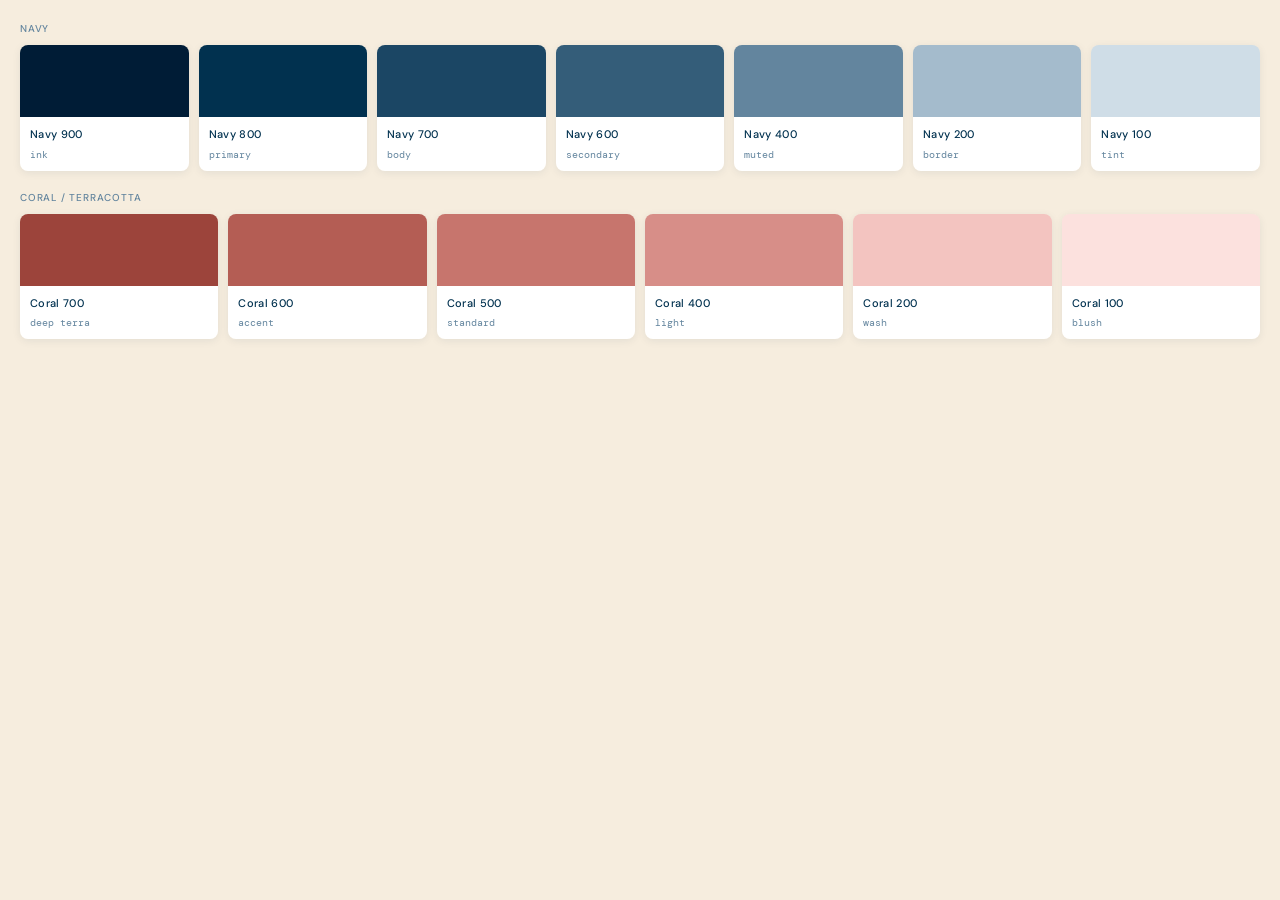
<file: preview/colors-brand.html>
<!DOCTYPE html>
<html lang="en">
<head>
<meta charset="UTF-8">
<link rel="stylesheet" href="../colors_and_type.css">
<style>
  body { margin: 0; padding: 20px; background: var(--bg-page); font-family: var(--font-sans); }
  .swatches { display: flex; gap: 10px; flex-wrap: wrap; }
  .swatch { flex: 1; min-width: 80px; border-radius: var(--radius-md); overflow: hidden; box-shadow: var(--shadow-sm); }
  .swatch-color { height: 72px; }
  .swatch-info { padding: 8px 10px; background: white; }
  .swatch-name { font-size: 11px; font-weight: 500; color: var(--fg-primary); letter-spacing: 0.03em; }
  .swatch-val  { font-size: 10px; color: var(--fg-muted); font-family: var(--font-mono); margin-top: 2px; }
  .section-label { font-size: 10px; font-weight: 500; letter-spacing: 0.08em; text-transform: uppercase; color: var(--fg-muted); margin: 0 0 8px; }
  .group { margin-bottom: 18px; }
</style>
</head>
<body>
<div class="group">
  <div class="section-label">Navy</div>
  <div class="swatches">
    <div class="swatch">
      <div class="swatch-color" style="background:oklch(22% 0.065 245)"></div>
      <div class="swatch-info"><div class="swatch-name">Navy 900</div><div class="swatch-val">ink</div></div>
    </div>
    <div class="swatch">
      <div class="swatch-color" style="background:oklch(30% 0.072 243)"></div>
      <div class="swatch-info"><div class="swatch-name">Navy 800</div><div class="swatch-val">primary</div></div>
    </div>
    <div class="swatch">
      <div class="swatch-color" style="background:oklch(38% 0.07 242)"></div>
      <div class="swatch-info"><div class="swatch-name">Navy 700</div><div class="swatch-val">body</div></div>
    </div>
    <div class="swatch">
      <div class="swatch-color" style="background:oklch(46% 0.065 241)"></div>
      <div class="swatch-info"><div class="swatch-name">Navy 600</div><div class="swatch-val">secondary</div></div>
    </div>
    <div class="swatch">
      <div class="swatch-color" style="background:oklch(60% 0.055 241)"></div>
      <div class="swatch-info"><div class="swatch-name">Navy 400</div><div class="swatch-val">muted</div></div>
    </div>
    <div class="swatch">
      <div class="swatch-color" style="background:oklch(78% 0.035 240)"></div>
      <div class="swatch-info"><div class="swatch-name">Navy 200</div><div class="swatch-val">border</div></div>
    </div>
    <div class="swatch">
      <div class="swatch-color" style="background:oklch(89% 0.02 240)"></div>
      <div class="swatch-info"><div class="swatch-name">Navy 100</div><div class="swatch-val">tint</div></div>
    </div>
  </div>
</div>
<div class="group">
  <div class="section-label">Coral / Terracotta</div>
  <div class="swatches">
    <div class="swatch">
      <div class="swatch-color" style="background:oklch(50% 0.12 28)"></div>
      <div class="swatch-info"><div class="swatch-name">Coral 700</div><div class="swatch-val">deep terra</div></div>
    </div>
    <div class="swatch">
      <div class="swatch-color" style="background:oklch(58% 0.115 27)"></div>
      <div class="swatch-info"><div class="swatch-name">Coral 600</div><div class="swatch-val">accent</div></div>
    </div>
    <div class="swatch">
      <div class="swatch-color" style="background:oklch(65% 0.105 26)"></div>
      <div class="swatch-info"><div class="swatch-name">Coral 500</div><div class="swatch-val">standard</div></div>
    </div>
    <div class="swatch">
      <div class="swatch-color" style="background:oklch(72% 0.09 25)"></div>
      <div class="swatch-info"><div class="swatch-name">Coral 400</div><div class="swatch-val">light</div></div>
    </div>
    <div class="swatch">
      <div class="swatch-color" style="background:oklch(86% 0.055 24)"></div>
      <div class="swatch-info"><div class="swatch-name">Coral 200</div><div class="swatch-val">wash</div></div>
    </div>
    <div class="swatch">
      <div class="swatch-color" style="background:oklch(93% 0.03 24)"></div>
      <div class="swatch-info"><div class="swatch-name">Coral 100</div><div class="swatch-val">blush</div></div>
    </div>
  </div>
</div>
</body>
</html>
</file>
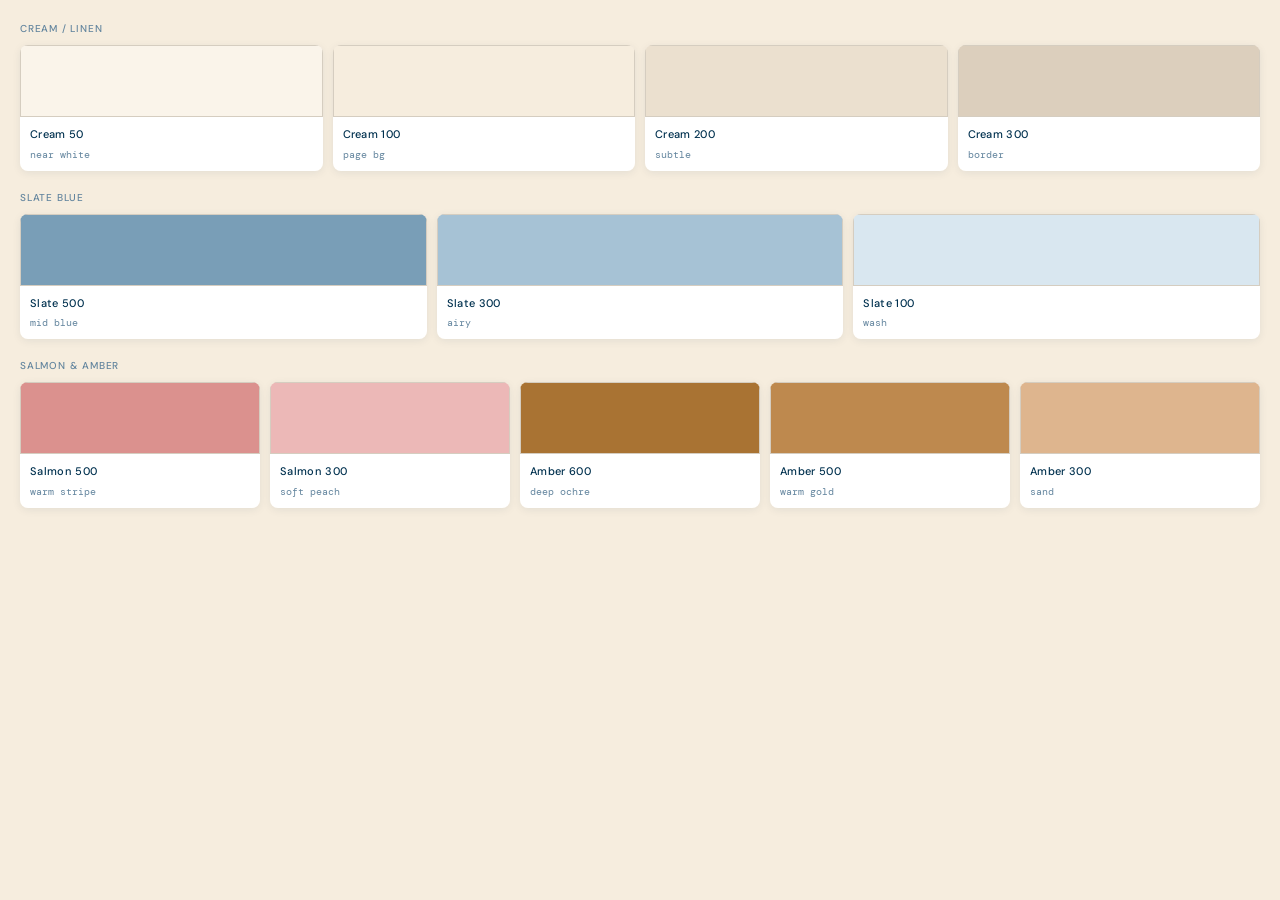
<file: preview/colors-neutrals.html>
<!DOCTYPE html>
<html lang="en">
<head>
<meta charset="UTF-8">
<link rel="stylesheet" href="../colors_and_type.css">
<style>
  body { margin: 0; padding: 20px; background: var(--bg-page); font-family: var(--font-sans); }
  .swatches { display: flex; gap: 10px; flex-wrap: wrap; }
  .swatch { flex: 1; min-width: 80px; border-radius: var(--radius-md); overflow: hidden; box-shadow: var(--shadow-sm); }
  .swatch-color { height: 72px; border: 1px solid oklch(85% 0.02 80); }
  .swatch-info { padding: 8px 10px; background: white; }
  .swatch-name { font-size: 11px; font-weight: 500; color: var(--fg-primary); letter-spacing: 0.03em; }
  .swatch-val  { font-size: 10px; color: var(--fg-muted); font-family: var(--font-mono); margin-top: 2px; }
  .section-label { font-size: 10px; font-weight: 500; letter-spacing: 0.08em; text-transform: uppercase; color: var(--fg-muted); margin: 0 0 8px; }
  .group { margin-bottom: 18px; }
</style>
</head>
<body>
<div class="group">
  <div class="section-label">Cream / Linen</div>
  <div class="swatches">
    <div class="swatch">
      <div class="swatch-color" style="background:oklch(97% 0.015 80)"></div>
      <div class="swatch-info"><div class="swatch-name">Cream 50</div><div class="swatch-val">near white</div></div>
    </div>
    <div class="swatch">
      <div class="swatch-color" style="background:oklch(95% 0.022 80)"></div>
      <div class="swatch-info"><div class="swatch-name">Cream 100</div><div class="swatch-val">page bg</div></div>
    </div>
    <div class="swatch">
      <div class="swatch-color" style="background:oklch(91% 0.025 78)"></div>
      <div class="swatch-info"><div class="swatch-name">Cream 200</div><div class="swatch-val">subtle</div></div>
    </div>
    <div class="swatch">
      <div class="swatch-color" style="background:oklch(86% 0.028 76)"></div>
      <div class="swatch-info"><div class="swatch-name">Cream 300</div><div class="swatch-val">border</div></div>
    </div>
  </div>
</div>
<div class="group">
  <div class="section-label">Slate Blue</div>
  <div class="swatches">
    <div class="swatch">
      <div class="swatch-color" style="background:oklch(68% 0.055 238)"></div>
      <div class="swatch-info"><div class="swatch-name">Slate 500</div><div class="swatch-val">mid blue</div></div>
    </div>
    <div class="swatch">
      <div class="swatch-color" style="background:oklch(80% 0.04 237)"></div>
      <div class="swatch-info"><div class="swatch-name">Slate 300</div><div class="swatch-val">airy</div></div>
    </div>
    <div class="swatch">
      <div class="swatch-color" style="background:oklch(92% 0.02 236)"></div>
      <div class="swatch-info"><div class="swatch-name">Slate 100</div><div class="swatch-val">wash</div></div>
    </div>
  </div>
</div>
<div class="group">
  <div class="section-label">Salmon &amp; Amber</div>
  <div class="swatches">
    <div class="swatch">
      <div class="swatch-color" style="background:oklch(73% 0.09 22)"></div>
      <div class="swatch-info"><div class="swatch-name">Salmon 500</div><div class="swatch-val">warm stripe</div></div>
    </div>
    <div class="swatch">
      <div class="swatch-color" style="background:oklch(83% 0.06 20)"></div>
      <div class="swatch-info"><div class="swatch-name">Salmon 300</div><div class="swatch-val">soft peach</div></div>
    </div>
    <div class="swatch">
      <div class="swatch-color" style="background:oklch(60% 0.105 68)"></div>
      <div class="swatch-info"><div class="swatch-name">Amber 600</div><div class="swatch-val">deep ochre</div></div>
    </div>
    <div class="swatch">
      <div class="swatch-color" style="background:oklch(67% 0.1 67)"></div>
      <div class="swatch-info"><div class="swatch-name">Amber 500</div><div class="swatch-val">warm gold</div></div>
    </div>
    <div class="swatch">
      <div class="swatch-color" style="background:oklch(80% 0.07 65)"></div>
      <div class="swatch-info"><div class="swatch-name">Amber 300</div><div class="swatch-val">sand</div></div>
    </div>
  </div>
</div>
</body>
</html>
</file>
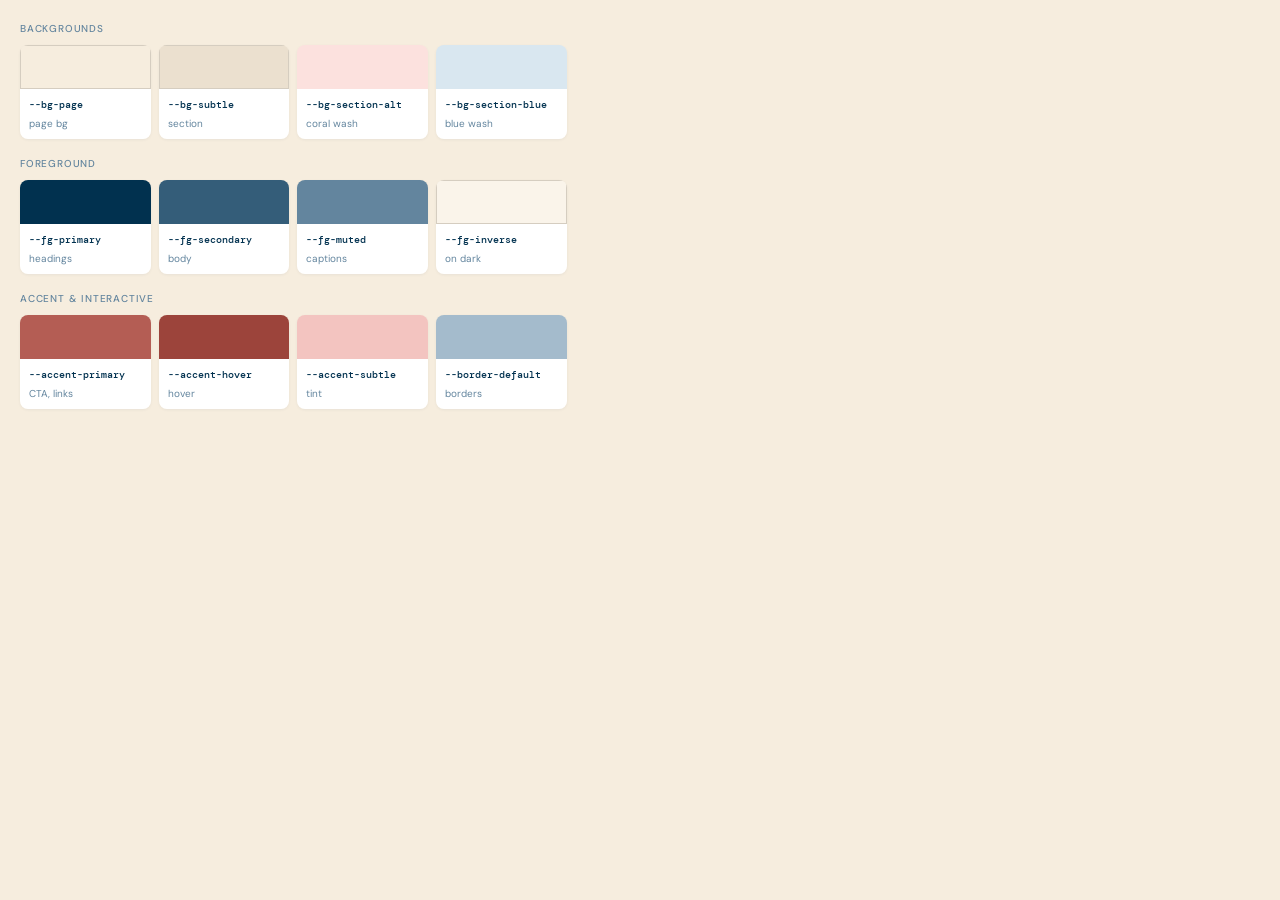
<file: preview/colors-semantic.html>
<!DOCTYPE html>
<html lang="en">
<head>
<meta charset="UTF-8">
<link rel="stylesheet" href="../colors_and_type.css">
<style>
  body { margin: 0; padding: 20px; background: var(--bg-page); font-family: var(--font-sans); }
  .grid { display: grid; grid-template-columns: repeat(auto-fill, minmax(120px, 1fr)); gap: 8px; }
  .token { border-radius: var(--radius-md); overflow: hidden; box-shadow: var(--shadow-xs); }
  .token-swatch { height: 44px; }
  .token-info { padding: 7px 9px; background: white; }
  .token-name { font-size: 10px; font-weight: 500; color: var(--fg-primary); font-family: var(--font-mono); }
  .token-role { font-size: 10px; color: var(--fg-muted); margin-top: 2px; }
  .section-label { font-size: 10px; font-weight: 500; letter-spacing: 0.08em; text-transform: uppercase; color: var(--fg-muted); margin: 0 0 8px; }
  .group { margin-bottom: 16px; }
</style>
</head>
<body>
<div class="group">
  <div class="section-label">Backgrounds</div>
  <div class="grid">
    <div class="token"><div class="token-swatch" style="background:var(--bg-page);border:1px solid oklch(85% 0.02 80)"></div><div class="token-info"><div class="token-name">--bg-page</div><div class="token-role">page bg</div></div></div>
    <div class="token"><div class="token-swatch" style="background:var(--bg-subtle);border:1px solid oklch(85% 0.02 80)"></div><div class="token-info"><div class="token-name">--bg-subtle</div><div class="token-role">section</div></div></div>
    <div class="token"><div class="token-swatch" style="background:var(--bg-section-alt)"></div><div class="token-info"><div class="token-name">--bg-section-alt</div><div class="token-role">coral wash</div></div></div>
    <div class="token"><div class="token-swatch" style="background:var(--bg-section-blue)"></div><div class="token-info"><div class="token-name">--bg-section-blue</div><div class="token-role">blue wash</div></div></div>
  </div>
</div>
<div class="group">
  <div class="section-label">Foreground</div>
  <div class="grid">
    <div class="token"><div class="token-swatch" style="background:var(--fg-primary)"></div><div class="token-info"><div class="token-name">--fg-primary</div><div class="token-role">headings</div></div></div>
    <div class="token"><div class="token-swatch" style="background:var(--fg-secondary)"></div><div class="token-info"><div class="token-name">--fg-secondary</div><div class="token-role">body</div></div></div>
    <div class="token"><div class="token-swatch" style="background:var(--fg-muted)"></div><div class="token-info"><div class="token-name">--fg-muted</div><div class="token-role">captions</div></div></div>
    <div class="token"><div class="token-swatch" style="background:var(--fg-inverse);border:1px solid oklch(85% 0.02 80)"></div><div class="token-info"><div class="token-name">--fg-inverse</div><div class="token-role">on dark</div></div></div>
  </div>
</div>
<div class="group">
  <div class="section-label">Accent &amp; Interactive</div>
  <div class="grid">
    <div class="token"><div class="token-swatch" style="background:var(--accent-primary)"></div><div class="token-info"><div class="token-name">--accent-primary</div><div class="token-role">CTA, links</div></div></div>
    <div class="token"><div class="token-swatch" style="background:var(--accent-hover)"></div><div class="token-info"><div class="token-name">--accent-hover</div><div class="token-role">hover</div></div></div>
    <div class="token"><div class="token-swatch" style="background:var(--accent-subtle)"></div><div class="token-info"><div class="token-name">--accent-subtle</div><div class="token-role">tint</div></div></div>
    <div class="token"><div class="token-swatch" style="background:var(--border-default)"></div><div class="token-info"><div class="token-name">--border-default</div><div class="token-role">borders</div></div></div>
  </div>
</div>
</body>
</html>
</file>
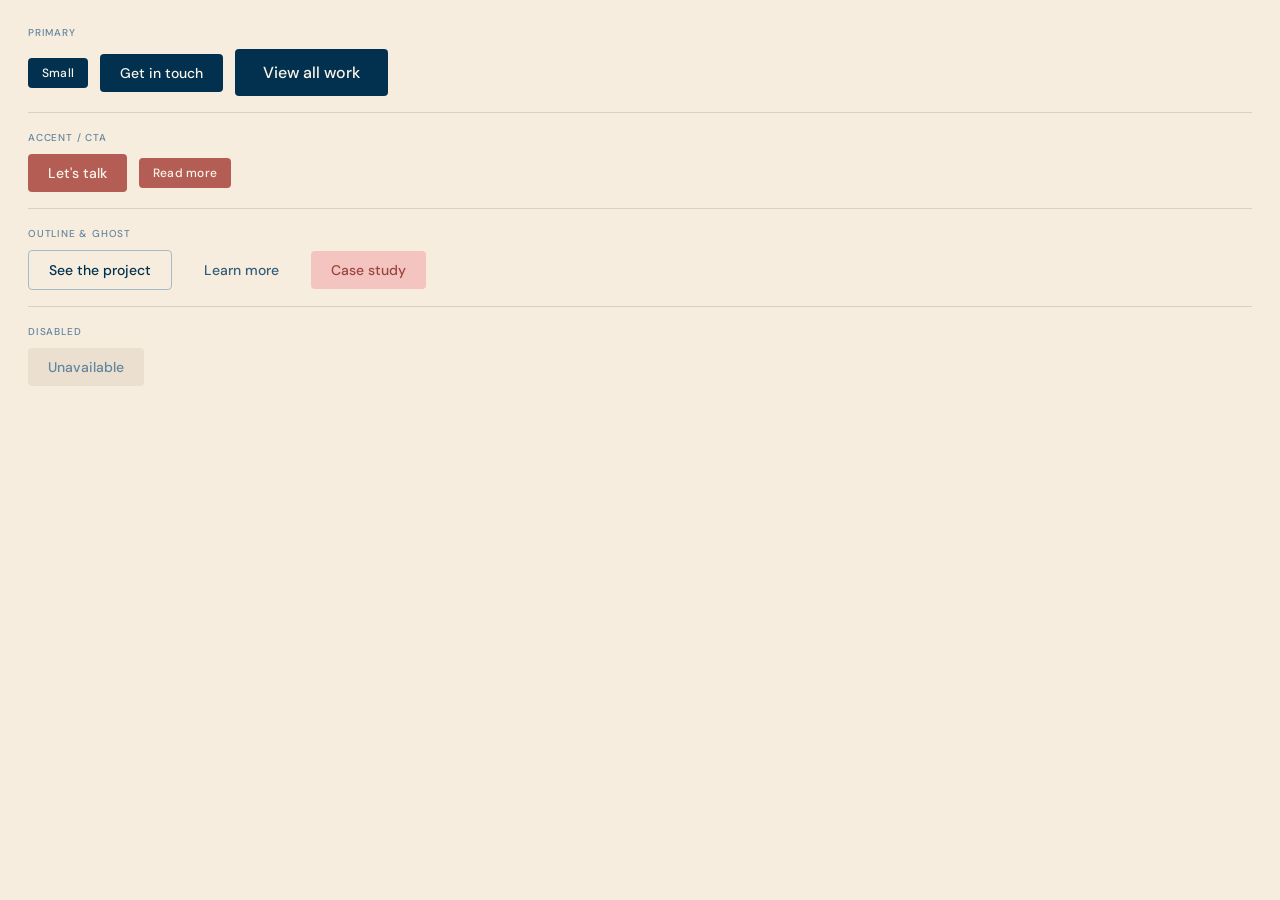
<file: preview/components-buttons.html>
<!DOCTYPE html>
<html lang="en">
<head>
<meta charset="UTF-8">
<link rel="stylesheet" href="../colors_and_type.css">
<style>
  body { margin: 0; padding: 24px 28px; background: var(--bg-page); font-family: var(--font-sans); }
  .row { display: flex; align-items: center; gap: 12px; flex-wrap: wrap; margin-bottom: 16px; }
  .label { font-size: 10px; font-weight: 500; letter-spacing: 0.08em; text-transform: uppercase; color: var(--fg-muted); margin: 0 0 8px; }
  .divider { border: none; border-top: 1px solid var(--border-subtle); margin: 16px 0; }

  .btn {
    display: inline-flex; align-items: center; gap: 6px;
    font-family: var(--font-sans); font-weight: 500;
    border-radius: var(--radius-sm); cursor: pointer;
    transition: all var(--transition-fast);
    border: none; text-decoration: none;
  }
  .btn-md { font-size: var(--text-sm); padding: 10px 20px; }
  .btn-sm { font-size: var(--text-xs); padding: 7px 14px; letter-spacing: 0.02em; }
  .btn-lg { font-size: var(--text-base); padding: 13px 28px; }

  /* Primary */
  .btn-primary { background: var(--color-navy-800); color: var(--color-cream-50); }
  .btn-primary:hover { background: var(--color-navy-900); }

  /* Accent / CTA */
  .btn-accent { background: var(--accent-primary); color: var(--color-cream-50); }
  .btn-accent:hover { background: var(--accent-hover); }

  /* Secondary / outlined */
  .btn-outline { background: transparent; color: var(--fg-primary); border: 1.5px solid var(--border-default); }
  .btn-outline:hover { border-color: var(--fg-primary); }

  /* Ghost */
  .btn-ghost { background: transparent; color: var(--fg-secondary); }
  .btn-ghost:hover { color: var(--fg-primary); }

  /* Soft */
  .btn-soft { background: var(--accent-subtle); color: var(--color-coral-700); }
  .btn-soft:hover { background: var(--color-coral-200); }

  /* Disabled */
  .btn-disabled { background: var(--color-cream-200); color: var(--fg-muted); cursor: not-allowed; }
</style>
</head>
<body>
  <div class="label">Primary</div>
  <div class="row">
    <button class="btn btn-primary btn-sm">Small</button>
    <button class="btn btn-primary btn-md">Get in touch</button>
    <button class="btn btn-primary btn-lg">View all work</button>
  </div>
  <hr class="divider">
  <div class="label">Accent / CTA</div>
  <div class="row">
    <button class="btn btn-accent btn-md">Let's talk</button>
    <button class="btn btn-accent btn-sm">Read more</button>
  </div>
  <hr class="divider">
  <div class="label">Outline &amp; Ghost</div>
  <div class="row">
    <button class="btn btn-outline btn-md">See the project</button>
    <button class="btn btn-ghost btn-md">Learn more</button>
    <button class="btn btn-soft btn-md">Case study</button>
  </div>
  <hr class="divider">
  <div class="label">Disabled</div>
  <div class="row">
    <button class="btn btn-disabled btn-md" disabled>Unavailable</button>
  </div>
</body>
</html>
</file>
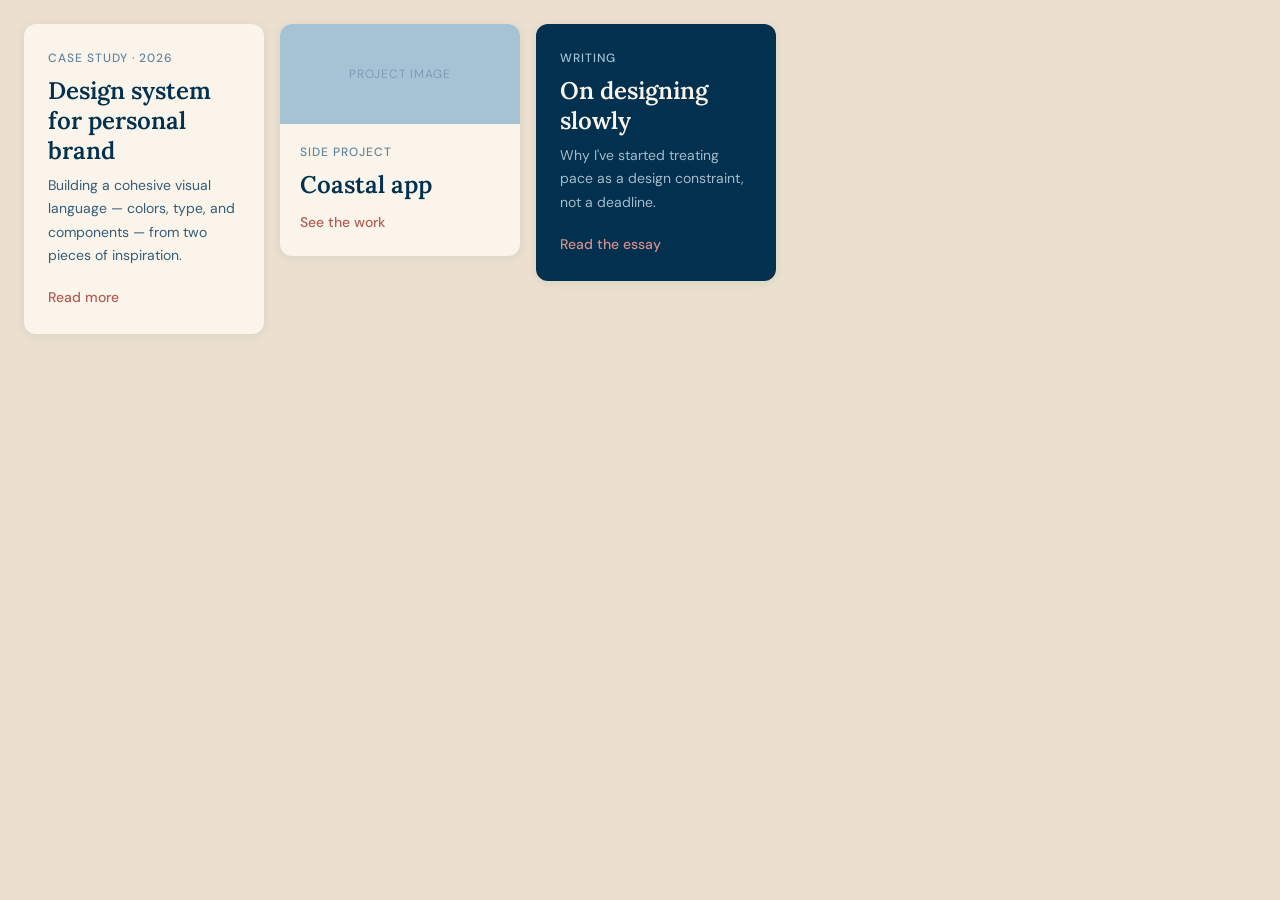
<file: preview/components-cards.html>
<!DOCTYPE html>
<html lang="en">
<head>
<meta charset="UTF-8">
<link rel="stylesheet" href="../colors_and_type.css">
<style>
  body { margin: 0; padding: 24px; background: var(--bg-subtle); font-family: var(--font-sans); }
  .row { display: flex; gap: 16px; flex-wrap: wrap; align-items: flex-start; }

  /* Base card */
  .card {
    background: var(--color-cream-50);
    border-radius: var(--radius-lg);
    box-shadow: var(--shadow-sm);
    padding: 24px;
    max-width: 240px;
    transition: box-shadow var(--transition-base);
  }
  .card:hover { box-shadow: var(--shadow-md); }

  .card-tag { font-size: var(--text-xs); font-weight: 500; letter-spacing: 0.08em; text-transform: uppercase; color: var(--fg-muted); margin-bottom: 8px; }
  .card-title { font-family: var(--font-serif); font-size: var(--text-xl); font-weight: 600; line-height: 1.25; color: var(--fg-primary); margin-bottom: 8px; }
  .card-body { font-size: var(--text-sm); line-height: 1.65; color: var(--fg-secondary); margin-bottom: 16px; }
  .card-link { font-size: var(--text-sm); font-weight: 500; color: var(--accent-primary); text-decoration: none; border-bottom: 1px solid transparent; transition: border-color var(--transition-fast); }
  .card-link:hover { border-color: var(--accent-primary); }

  /* Image card */
  .card-img { padding: 0; overflow: hidden; }
  .card-img-placeholder { width: 240px; height: 100px; background: var(--color-slate-300); display: flex; align-items: center; justify-content: center; }
  .card-img-placeholder span { font-size: var(--text-xs); color: var(--color-slate-500); letter-spacing: 0.06em; text-transform: uppercase; }
  .card-img-body { padding: 18px 20px 20px; }

  /* Accent card (navy bg) */
  .card-accent {
    background: var(--color-navy-800);
  }
  .card-accent .card-tag { color: var(--color-slate-300); }
  .card-accent .card-title { color: var(--color-cream-50); }
  .card-accent .card-body { color: oklch(78% 0.035 240); }
  .card-accent .card-link { color: var(--color-coral-400); }
</style>
</head>
<body>
<div class="row">
  <!-- Default -->
  <div class="card">
    <div class="card-tag">Case study · 2026</div>
    <div class="card-title">Design system for personal brand</div>
    <div class="card-body">Building a cohesive visual language — colors, type, and components — from two pieces of inspiration.</div>
    <a class="card-link" href="#">Read more</a>
  </div>

  <!-- Image card -->
  <div class="card card-img">
    <div class="card-img-placeholder"><span>Project image</span></div>
    <div class="card-img-body">
      <div class="card-tag">Side project</div>
      <div class="card-title">Coastal app</div>
      <a class="card-link" href="#">See the work</a>
    </div>
  </div>

  <!-- Accent / navy -->
  <div class="card card-accent">
    <div class="card-tag">Writing</div>
    <div class="card-title">On designing slowly</div>
    <div class="card-body">Why I've started treating pace as a design constraint, not a deadline.</div>
    <a class="card-link" href="#">Read the essay</a>
  </div>
</div>
</body>
</html>
</file>
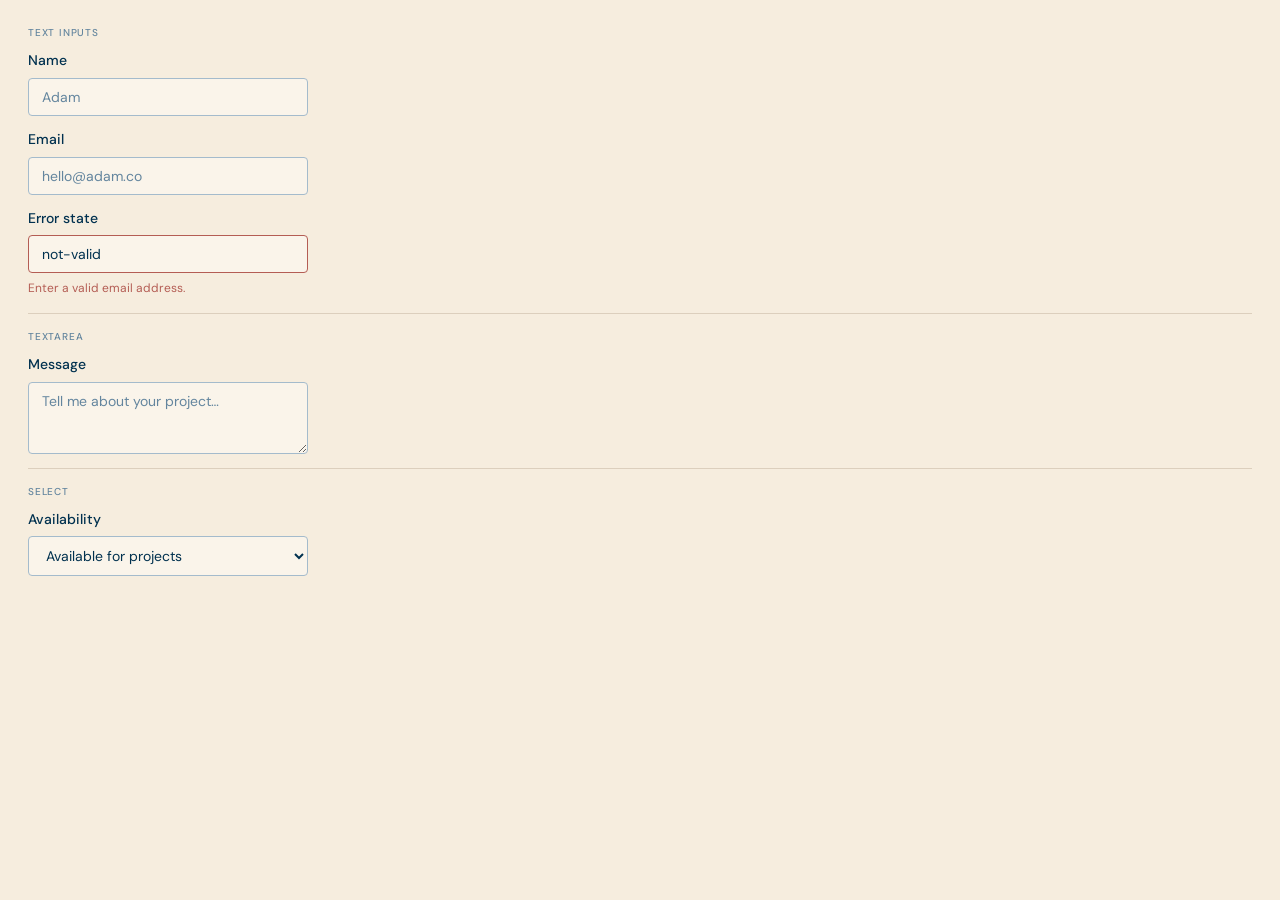
<file: preview/components-inputs.html>
<!DOCTYPE html>
<html lang="en">
<head>
<meta charset="UTF-8">
<link rel="stylesheet" href="../colors_and_type.css">
<style>
  body { margin: 0; padding: 24px 28px; background: var(--bg-page); font-family: var(--font-sans); }
  .label { font-size: 10px; font-weight: 500; letter-spacing: 0.08em; text-transform: uppercase; color: var(--fg-muted); margin: 0 0 8px; }
  .divider { border: none; border-top: 1px solid var(--border-subtle); margin: 14px 0; }
  .field { display: flex; flex-direction: column; gap: 5px; margin-bottom: 12px; }
  .field-label { font-size: var(--text-sm); font-weight: 500; color: var(--fg-primary); }
  .field-hint { font-size: var(--text-xs); color: var(--fg-muted); }

  input, textarea, select {
    font-family: var(--font-sans); font-size: var(--text-sm); font-weight: 400;
    color: var(--fg-primary); background: var(--color-cream-50);
    border: 1.5px solid var(--border-default); border-radius: var(--radius-sm);
    padding: 9px 13px; outline: none; width: 280px; max-width: 100%;
    transition: border-color var(--transition-fast), box-shadow var(--transition-fast);
  }
  input::placeholder, textarea::placeholder { color: var(--fg-muted); }
  input:focus, textarea:focus, select:focus {
    border-color: var(--color-navy-700);
    box-shadow: 0 0 0 3px oklch(30% 0.072 243 / 0.08);
  }
  input.error { border-color: var(--color-coral-600); }
  input.error:focus { box-shadow: 0 0 0 3px oklch(58% 0.115 27 / 0.12); }
  textarea { resize: vertical; min-height: 72px; }

  .two-col { display: grid; grid-template-columns: 1fr 1fr; gap: 12px; max-width: 560px; }
</style>
</head>
<body>
  <div class="label">Text inputs</div>
  <div class="field"><div class="field-label">Name</div><input type="text" placeholder="Adam"></div>
  <div class="field"><div class="field-label">Email</div><input type="email" placeholder="hello@adam.co"></div>
  <div class="field"><div class="field-label">Error state</div><input type="email" class="error" value="not-valid"><div class="field-hint" style="color:var(--color-coral-600)">Enter a valid email address.</div></div>
  <hr class="divider">
  <div class="label">Textarea</div>
  <div class="field">
    <div class="field-label">Message</div>
    <textarea placeholder="Tell me about your project…"></textarea>
  </div>
  <hr class="divider">
  <div class="label">Select</div>
  <div class="field">
    <div class="field-label">Availability</div>
    <select><option>Available for projects</option><option>Not currently available</option><option>Open to consulting</option></select>
  </div>
</body>
</html>
</file>
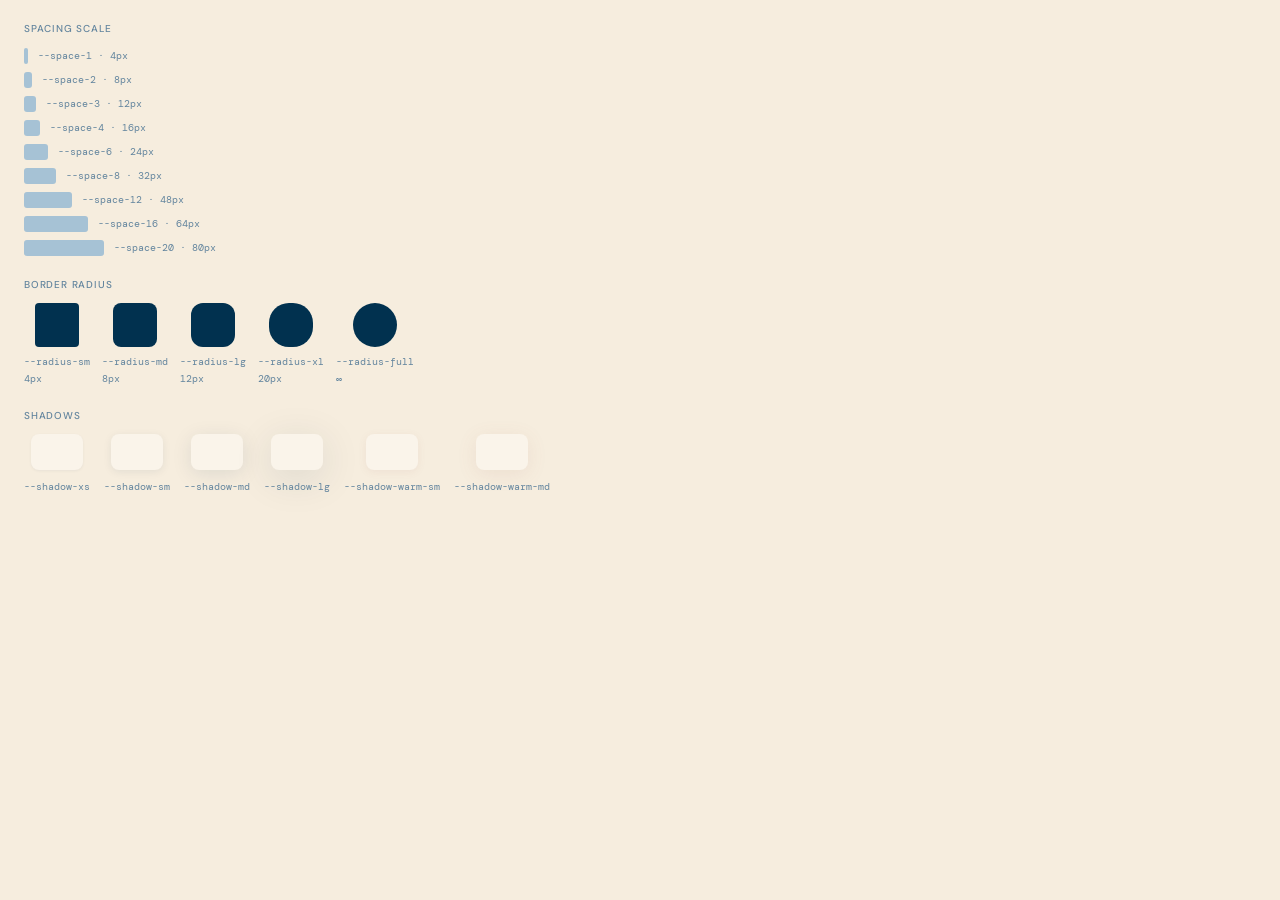
<file: preview/spacing-tokens.html>
<!DOCTYPE html>
<html lang="en">
<head>
<meta charset="UTF-8">
<link rel="stylesheet" href="../colors_and_type.css">
<style>
  body { margin: 0; padding: 20px 24px; background: var(--bg-page); font-family: var(--font-sans); }
  .section-label { font-size: 10px; font-weight: 500; letter-spacing: 0.08em; text-transform: uppercase; color: var(--fg-muted); margin: 0 0 10px; }
  .group { margin-bottom: 20px; }

  /* Spacing bars */
  .space-row { display: flex; align-items: center; gap: 10px; margin-bottom: 7px; }
  .space-bar { background: var(--color-slate-300); height: 16px; border-radius: 3px; flex-shrink: 0; }
  .space-label { font-size: 10px; font-family: var(--font-mono); color: var(--fg-muted); white-space: nowrap; }

  /* Radius */
  .radius-row { display: flex; gap: 12px; flex-wrap: wrap; }
  .radius-box { display: flex; flex-direction: column; align-items: center; gap: 6px; }
  .radius-swatch { width: 44px; height: 44px; background: var(--color-navy-800); }
  .radius-label { font-size: 10px; font-family: var(--font-mono); color: var(--fg-muted); }

  /* Shadows */
  .shadow-row { display: flex; gap: 14px; flex-wrap: wrap; align-items: flex-end; }
  .shadow-box { display: flex; flex-direction: column; align-items: center; gap: 8px; }
  .shadow-swatch { width: 52px; height: 36px; background: var(--color-cream-50); border-radius: var(--radius-md); }
  .shadow-label { font-size: 10px; font-family: var(--font-mono); color: var(--fg-muted); }
</style>
</head>
<body>

<div class="group">
  <div class="section-label">Spacing Scale</div>
  <div class="space-row"><div class="space-bar" style="width:4px"></div><div class="space-label">--space-1 · 4px</div></div>
  <div class="space-row"><div class="space-bar" style="width:8px"></div><div class="space-label">--space-2 · 8px</div></div>
  <div class="space-row"><div class="space-bar" style="width:12px"></div><div class="space-label">--space-3 · 12px</div></div>
  <div class="space-row"><div class="space-bar" style="width:16px"></div><div class="space-label">--space-4 · 16px</div></div>
  <div class="space-row"><div class="space-bar" style="width:24px"></div><div class="space-label">--space-6 · 24px</div></div>
  <div class="space-row"><div class="space-bar" style="width:32px"></div><div class="space-label">--space-8 · 32px</div></div>
  <div class="space-row"><div class="space-bar" style="width:48px"></div><div class="space-label">--space-12 · 48px</div></div>
  <div class="space-row"><div class="space-bar" style="width:64px"></div><div class="space-label">--space-16 · 64px</div></div>
  <div class="space-row"><div class="space-bar" style="width:80px"></div><div class="space-label">--space-20 · 80px</div></div>
</div>

<div class="group">
  <div class="section-label">Border Radius</div>
  <div class="radius-row">
    <div class="radius-box"><div class="radius-swatch" style="border-radius:4px"></div><div class="radius-label">--radius-sm<br>4px</div></div>
    <div class="radius-box"><div class="radius-swatch" style="border-radius:8px"></div><div class="radius-label">--radius-md<br>8px</div></div>
    <div class="radius-box"><div class="radius-swatch" style="border-radius:12px"></div><div class="radius-label">--radius-lg<br>12px</div></div>
    <div class="radius-box"><div class="radius-swatch" style="border-radius:20px"></div><div class="radius-label">--radius-xl<br>20px</div></div>
    <div class="radius-box"><div class="radius-swatch" style="border-radius:9999px"></div><div class="radius-label">--radius-full<br>∞</div></div>
  </div>
</div>

<div class="group">
  <div class="section-label">Shadows</div>
  <div class="shadow-row">
    <div class="shadow-box"><div class="shadow-swatch" style="box-shadow:0 1px 3px oklch(30% 0.07 243 / 0.06)"></div><div class="shadow-label">--shadow-xs</div></div>
    <div class="shadow-box"><div class="shadow-swatch" style="box-shadow:0 2px 8px oklch(30% 0.07 243 / 0.08)"></div><div class="shadow-label">--shadow-sm</div></div>
    <div class="shadow-box"><div class="shadow-swatch" style="box-shadow:0 4px 20px oklch(30% 0.07 243 / 0.10)"></div><div class="shadow-label">--shadow-md</div></div>
    <div class="shadow-box"><div class="shadow-swatch" style="box-shadow:0 8px 40px oklch(30% 0.07 243 / 0.12)"></div><div class="shadow-label">--shadow-lg</div></div>
    <div class="shadow-box"><div class="shadow-swatch" style="box-shadow:0 2px 8px oklch(55% 0.08 28 / 0.08)"></div><div class="shadow-label">--shadow-warm-sm</div></div>
    <div class="shadow-box"><div class="shadow-swatch" style="box-shadow:0 4px 20px oklch(55% 0.08 28 / 0.10)"></div><div class="shadow-label">--shadow-warm-md</div></div>
  </div>
</div>

</body>
</html>
</file>
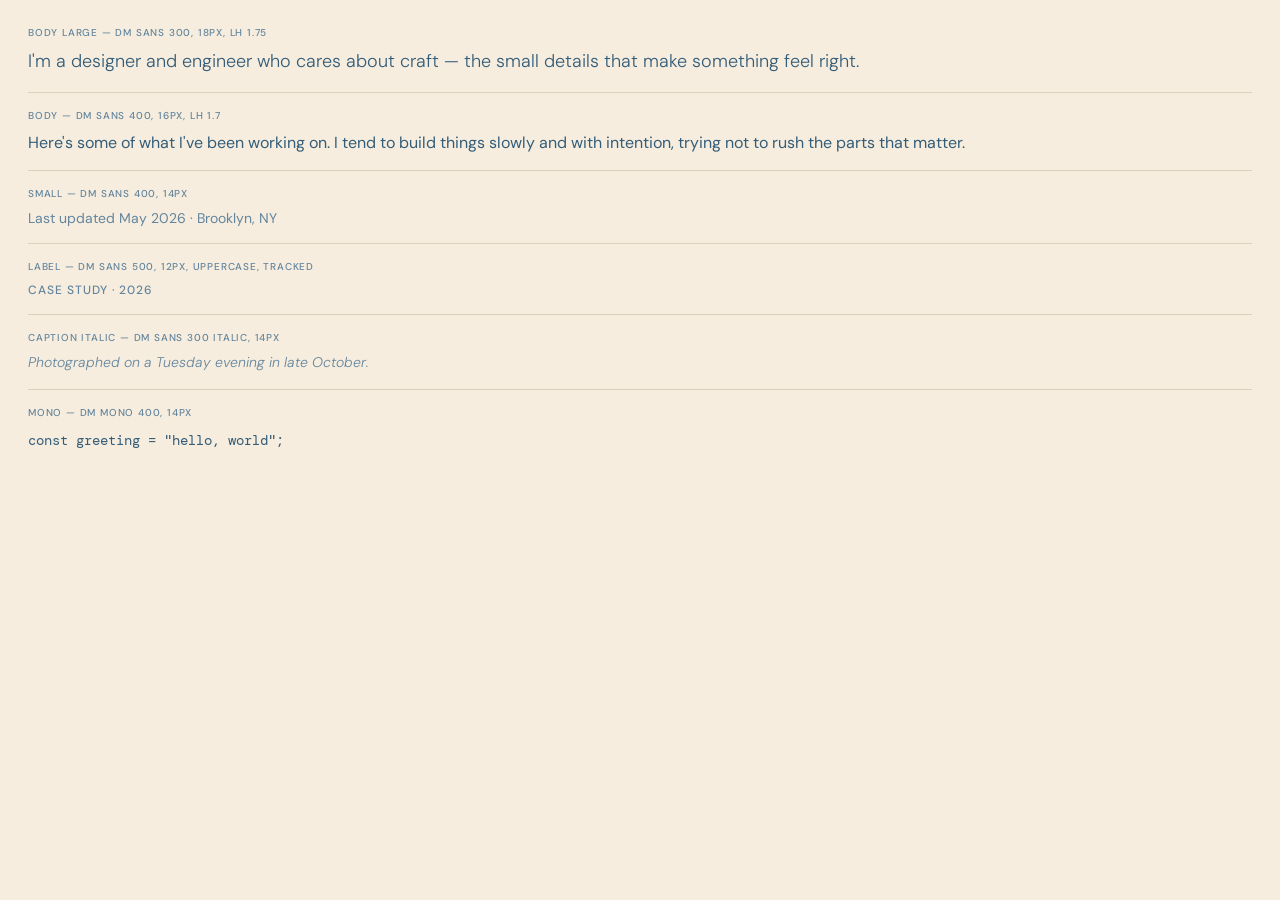
<file: preview/type-body.html>
<!DOCTYPE html>
<html lang="en">
<head>
<meta charset="UTF-8">
<link rel="stylesheet" href="../colors_and_type.css">
<style>
  body { margin: 0; padding: 24px 28px; background: var(--bg-page); }
  .label { font-size: 10px; font-weight: 500; letter-spacing: 0.08em; text-transform: uppercase; color: var(--fg-muted); margin-bottom: 5px; }
  .divider { border: none; border-top: 1px solid var(--border-subtle); margin: 14px 0; }
  .row { display: flex; align-items: baseline; gap: 12px; margin-bottom: 10px; }
</style>
</head>
<body>
  <div class="label">Body Large — DM Sans 300, 18px, lh 1.75</div>
  <p style="font-size:var(--text-md);font-weight:300;line-height:1.75;color:var(--fg-secondary);margin:0 0 0">I'm a designer and engineer who cares about craft — the small details that make something feel right.</p>
  <hr class="divider">
  <div class="label">Body — DM Sans 400, 16px, lh 1.7</div>
  <p style="font-size:var(--text-base);font-weight:400;line-height:1.7;color:var(--fg-secondary);margin:0">Here's some of what I've been working on. I tend to build things slowly and with intention, trying not to rush the parts that matter.</p>
  <hr class="divider">
  <div class="label">Small — DM Sans 400, 14px</div>
  <p style="font-size:var(--text-sm);font-weight:400;line-height:1.6;color:var(--fg-muted);margin:0">Last updated May 2026 · Brooklyn, NY</p>
  <hr class="divider">
  <div class="label">Label — DM Sans 500, 12px, uppercase, tracked</div>
  <div style="font-size:var(--text-xs);font-weight:500;letter-spacing:0.08em;text-transform:uppercase;color:var(--fg-muted)">Case study · 2026</div>
  <hr class="divider">
  <div class="label">Caption italic — DM Sans 300 italic, 14px</div>
  <div style="font-size:var(--text-sm);font-style:italic;font-weight:300;color:var(--fg-muted)">Photographed on a Tuesday evening in late October.</div>
  <hr class="divider">
  <div class="label">Mono — DM Mono 400, 14px</div>
  <code style="font-family:var(--font-mono);font-size:var(--text-sm);color:var(--fg-secondary)">const greeting = "hello, world";</code>
</body>
</html>
</file>
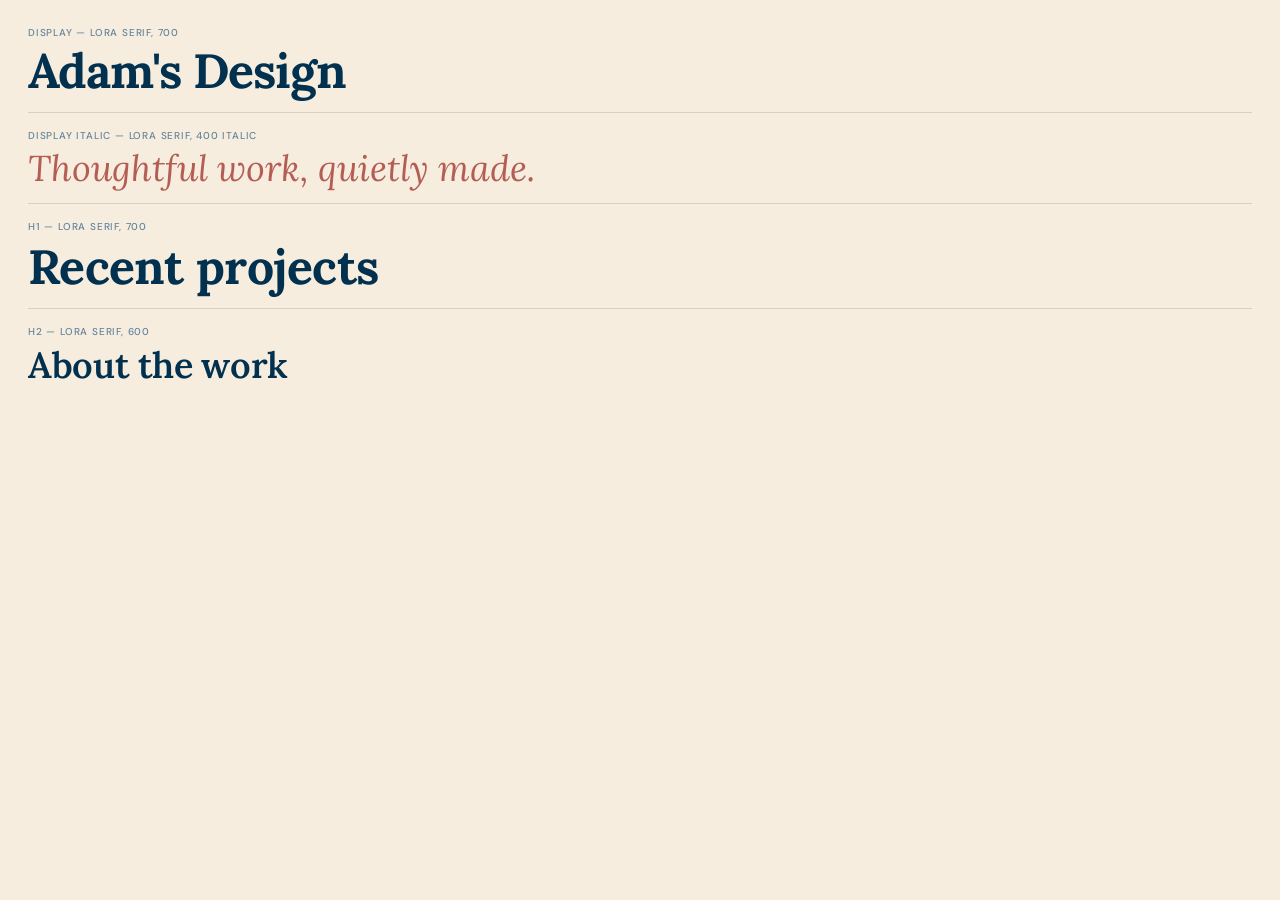
<file: preview/type-display.html>
<!DOCTYPE html>
<html lang="en">
<head>
<meta charset="UTF-8">
<link rel="stylesheet" href="../colors_and_type.css">
<style>
  body { margin: 0; padding: 24px 28px; background: var(--bg-page); }
  .specimen { margin-bottom: 4px; }
  .label { font-size: 10px; font-weight: 500; letter-spacing: 0.08em; text-transform: uppercase; color: var(--fg-muted); margin-bottom: 4px; }
  .divider { border: none; border-top: 1px solid var(--border-subtle); margin: 14px 0; }
</style>
</head>
<body>
  <div class="label">Display — Lora serif, 700</div>
  <div class="specimen" style="font-family:var(--font-serif);font-size:48px;font-weight:700;line-height:1.1;letter-spacing:-0.02em;color:var(--fg-primary)">Adam's Design</div>
  <hr class="divider">
  <div class="label">Display Italic — Lora serif, 400 italic</div>
  <div class="specimen" style="font-family:var(--font-serif);font-size:36px;font-weight:400;font-style:italic;line-height:1.15;color:var(--color-coral-600)">Thoughtful work, quietly made.</div>
  <hr class="divider">
  <div class="label">H1 — Lora serif, 700</div>
  <div class="specimen" style="font-family:var(--font-serif);font-size:var(--text-4xl);font-weight:700;line-height:1.15;letter-spacing:-0.015em;color:var(--fg-primary)">Recent projects</div>
  <hr class="divider">
  <div class="label">H2 — Lora serif, 600</div>
  <div class="specimen" style="font-family:var(--font-serif);font-size:var(--text-3xl);font-weight:600;line-height:1.2;letter-spacing:-0.01em;color:var(--fg-primary)">About the work</div>
</body>
</html>
</file>
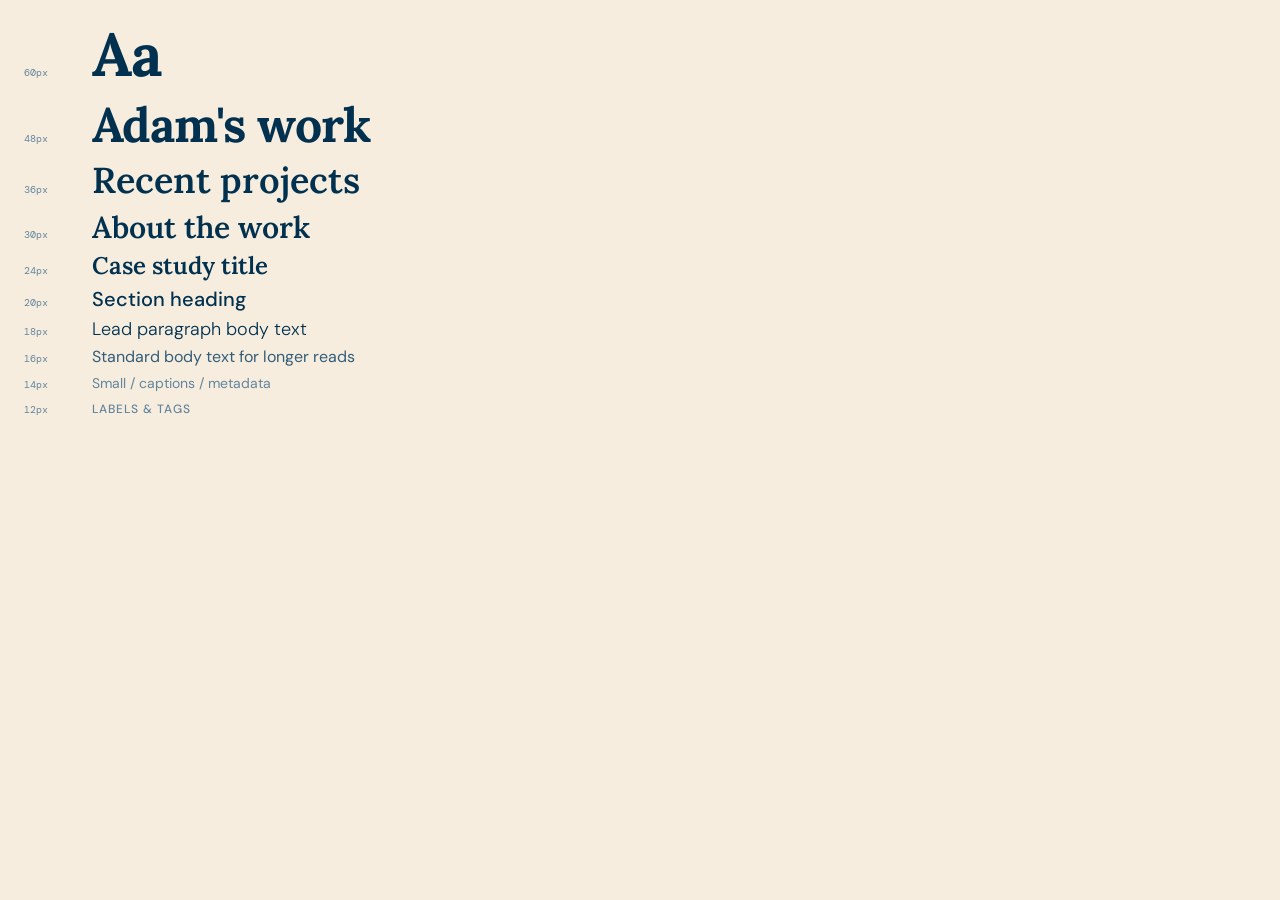
<file: preview/type-scale.html>
<!DOCTYPE html>
<html lang="en">
<head>
<meta charset="UTF-8">
<link rel="stylesheet" href="../colors_and_type.css">
<style>
  body { margin: 0; padding: 20px 24px; background: var(--bg-page); }
  .row { display: flex; align-items: baseline; gap: 16px; margin-bottom: 8px; }
  .size-label { font-size: 10px; font-family: var(--font-mono); color: var(--fg-muted); min-width: 52px; }
  .specimen { font-family: var(--font-serif); color: var(--fg-primary); line-height: 1.15; white-space: nowrap; }
</style>
</head>
<body>
  <div class="row"><div class="size-label">60px</div><div class="specimen" style="font-size:60px;font-weight:700;letter-spacing:-0.02em">Aa</div></div>
  <div class="row"><div class="size-label">48px</div><div class="specimen" style="font-size:48px;font-weight:700;letter-spacing:-0.02em">Adam's work</div></div>
  <div class="row"><div class="size-label">36px</div><div class="specimen" style="font-size:36px;font-weight:600">Recent projects</div></div>
  <div class="row"><div class="size-label">30px</div><div class="specimen" style="font-size:30px;font-weight:600">About the work</div></div>
  <div class="row"><div class="size-label">24px</div><div class="specimen" style="font-size:24px;font-weight:600">Case study title</div></div>
  <div class="row"><div class="size-label">20px</div><div class="specimen" style="font-size:20px;font-weight:500;font-family:var(--font-sans)">Section heading</div></div>
  <div class="row"><div class="size-label">18px</div><div class="specimen" style="font-size:18px;font-weight:300;font-family:var(--font-sans)">Lead paragraph body text</div></div>
  <div class="row"><div class="size-label">16px</div><div class="specimen" style="font-size:16px;font-weight:400;font-family:var(--font-sans);color:var(--fg-secondary)">Standard body text for longer reads</div></div>
  <div class="row"><div class="size-label">14px</div><div class="specimen" style="font-size:14px;font-weight:400;font-family:var(--font-sans);color:var(--fg-muted)">Small / captions / metadata</div></div>
  <div class="row"><div class="size-label">12px</div><div class="specimen" style="font-size:12px;font-weight:500;font-family:var(--font-sans);letter-spacing:0.08em;text-transform:uppercase;color:var(--fg-muted)">Labels &amp; tags</div></div>
</body>
</html>
</file>
<file: colors_and_type.css>
/**
 * Adam's Personal Design System
 * colors_and_type.css
 * ─────────────────────────────────────────────────────────
 * CSS custom properties for colors, typography, spacing,
 * border-radius, shadows, and semantic tokens.
 *
 * Google Fonts used (load in <head>):
 *   @import url('https://fonts.googleapis.com/css2?family=Lora:ital,wght@0,400;0,600;0,700;1,400;1,600&family=DM+Sans:wght@300;400;500&family=DM+Mono:wght@400&display=swap');
 */

/* ─── Google Fonts ─────────────────────────────────────── */
@import url('https://fonts.googleapis.com/css2?family=Lora:ital,wght@0,400;0,600;0,700;1,400;1,600&family=DM+Sans:ital,wght@0,300;0,400;0,500;1,300;1,400&family=DM+Mono:wght@400&display=swap');

:root {

  /* ─── Base Color Palette ──────────────────────────────── */

  /* Cream / Linen backgrounds */
  --color-cream-50:   oklch(97% 0.015 80);   /* lightest — almost white but warm */
  --color-cream-100:  oklch(95% 0.022 80);   /* default page background */
  --color-cream-200:  oklch(91% 0.025 78);   /* subtle section divider */
  --color-cream-300:  oklch(86% 0.028 76);   /* stronger warm neutral */

  /* Navy — coastal, deep, grounded */
  --color-navy-900:   oklch(22% 0.065 245);  /* darkest — rich ink */
  --color-navy-800:   oklch(30% 0.072 243);  /* primary heading color */
  --color-navy-700:   oklch(38% 0.07  242);  /* body text */
  --color-navy-600:   oklch(46% 0.065 241);  /* secondary text */
  --color-navy-400:   oklch(60% 0.055 241);  /* muted / placeholder */
  --color-navy-200:   oklch(78% 0.035 240);  /* borders / dividers */
  --color-navy-100:   oklch(89% 0.02  240);  /* very light tint */

  /* Coral / Terracotta — sunrise warmth */
  --color-coral-700:  oklch(50% 0.12  28);   /* deep terracotta */
  --color-coral-600:  oklch(58% 0.115 27);   /* primary accent */
  --color-coral-500:  oklch(65% 0.105 26);   /* standard coral */
  --color-coral-400:  oklch(72% 0.09  25);   /* light coral */
  --color-coral-200:  oklch(86% 0.055 24);   /* tint / wash */
  --color-coral-100:  oklch(93% 0.03  24);   /* very light blush */

  /* Salmon / Peach — towel inspiration */
  --color-salmon-500: oklch(73% 0.09  22);   /* warm salmon stripe */
  --color-salmon-300: oklch(83% 0.06  20);   /* soft peach */
  --color-salmon-100: oklch(93% 0.03  18);   /* peach wash */

  /* Slate Blue — airy, coastal mid-blue */
  --color-slate-500:  oklch(68% 0.055 238);  /* slate stripe, towel */
  --color-slate-300:  oklch(80% 0.04  237);  /* light slate */
  --color-slate-100:  oklch(92% 0.02  236);  /* pale blue wash */

  /* Amber / Ochre — warm earth, used sparingly */
  --color-amber-600:  oklch(60% 0.105 68);   /* deep ochre */
  --color-amber-500:  oklch(67% 0.1   67);   /* amber stripe, towel */
  --color-amber-300:  oklch(80% 0.07  65);   /* warm sand */
  --color-amber-100:  oklch(92% 0.04  63);   /* amber wash */


  /* ─── Semantic Color Tokens ───────────────────────────── */

  --bg-page:          var(--color-cream-100);
  --bg-subtle:        var(--color-cream-200);
  --bg-section-alt:   var(--color-coral-100);
  --bg-section-blue:  var(--color-slate-100);

  --fg-primary:       var(--color-navy-800);
  --fg-secondary:     var(--color-navy-600);
  --fg-muted:         var(--color-navy-400);
  --fg-inverse:       var(--color-cream-50);

  --accent-primary:   var(--color-coral-600);
  --accent-hover:     var(--color-coral-700);
  --accent-subtle:    var(--color-coral-200);

  --border-default:   var(--color-navy-200);
  --border-subtle:    var(--color-cream-300);

  --link-default:     var(--color-coral-600);
  --link-hover:       var(--color-coral-700);


  /* ─── Typography Families ─────────────────────────────── */

  --font-serif:   'Lora', Georgia, 'Times New Roman', serif;
  --font-sans:    'DM Sans', 'Helvetica Neue', Arial, sans-serif;
  --font-mono:    'DM Mono', 'Courier New', monospace;


  /* ─── Type Scale ──────────────────────────────────────── */

  --text-xs:    0.75rem;    /* 12px */
  --text-sm:    0.875rem;   /* 14px */
  --text-base:  1rem;       /* 16px */
  --text-md:    1.125rem;   /* 18px */
  --text-lg:    1.25rem;    /* 20px */
  --text-xl:    1.5rem;     /* 24px */
  --text-2xl:   1.875rem;   /* 30px */
  --text-3xl:   2.25rem;    /* 36px */
  --text-4xl:   3rem;       /* 48px */
  --text-5xl:   3.75rem;    /* 60px */


  /* ─── Type Roles (semantic) ───────────────────────────── */

  --type-display-size:    var(--text-5xl);
  --type-display-font:    var(--font-serif);
  --type-display-weight:  700;
  --type-display-lh:      1.1;
  --type-display-ls:      -0.02em;

  --type-h1-size:         var(--text-4xl);
  --type-h1-font:         var(--font-serif);
  --type-h1-weight:       700;
  --type-h1-lh:           1.15;
  --type-h1-ls:           -0.015em;

  --type-h2-size:         var(--text-3xl);
  --type-h2-font:         var(--font-serif);
  --type-h2-weight:       600;
  --type-h2-lh:           1.2;
  --type-h2-ls:           -0.01em;

  --type-h3-size:         var(--text-2xl);
  --type-h3-font:         var(--font-serif);
  --type-h3-weight:       600;
  --type-h3-lh:           1.25;
  --type-h3-ls:           -0.005em;

  --type-h4-size:         var(--text-xl);
  --type-h4-font:         var(--font-sans);
  --type-h4-weight:       500;
  --type-h4-lh:           1.3;
  --type-h4-ls:           0;

  --type-body-lg-size:    var(--text-md);
  --type-body-lg-font:    var(--font-sans);
  --type-body-lg-weight:  300;
  --type-body-lg-lh:      1.75;

  --type-body-size:       var(--text-base);
  --type-body-font:       var(--font-sans);
  --type-body-weight:     400;
  --type-body-lh:         1.7;

  --type-small-size:      var(--text-sm);
  --type-small-font:      var(--font-sans);
  --type-small-weight:    400;
  --type-small-lh:        1.6;

  --type-label-size:      var(--text-xs);
  --type-label-font:      var(--font-sans);
  --type-label-weight:    500;
  --type-label-lh:        1.4;
  --type-label-ls:        0.08em;
  --type-label-transform: uppercase;

  --type-caption-size:    var(--text-sm);
  --type-caption-font:    var(--font-sans);
  --type-caption-style:   italic;
  --type-caption-weight:  300;
  --type-caption-lh:      1.5;

  --type-mono-size:       var(--text-sm);
  --type-mono-font:       var(--font-mono);
  --type-mono-weight:     400;
  --type-mono-lh:         1.6;


  /* ─── Spacing Scale ───────────────────────────────────── */

  --space-1:    4px;
  --space-2:    8px;
  --space-3:    12px;
  --space-4:    16px;
  --space-5:    20px;
  --space-6:    24px;
  --space-8:    32px;
  --space-10:   40px;
  --space-12:   48px;
  --space-16:   64px;
  --space-20:   80px;
  --space-24:   96px;
  --space-32:   128px;


  /* ─── Border Radius ───────────────────────────────────── */

  --radius-sm:   4px;
  --radius-md:   8px;
  --radius-lg:   12px;
  --radius-xl:   20px;
  --radius-full: 9999px;


  /* ─── Shadows ─────────────────────────────────────────── */

  --shadow-xs:  0 1px 3px  oklch(30% 0.07 243 / 0.06);
  --shadow-sm:  0 2px 8px  oklch(30% 0.07 243 / 0.08);
  --shadow-md:  0 4px 20px oklch(30% 0.07 243 / 0.10);
  --shadow-lg:  0 8px 40px oklch(30% 0.07 243 / 0.12);
  --shadow-xl:  0 16px 64px oklch(30% 0.07 243 / 0.14);

  /* Warm shadow variant (used on cream cards) */
  --shadow-warm-sm: 0 2px 8px  oklch(55% 0.08 28 / 0.08);
  --shadow-warm-md: 0 4px 20px oklch(55% 0.08 28 / 0.10);


  /* ─── Transitions ─────────────────────────────────────── */

  --transition-fast:   150ms ease-out;
  --transition-base:   300ms ease-out;
  --transition-slow:   500ms ease-out;
  --transition-enter:  400ms cubic-bezier(0.22, 1, 0.36, 1);
}


/* ─── Base Resets & Element Defaults ─────────────────────── */

*, *::before, *::after {
  box-sizing: border-box;
}

html {
  font-size: 16px;
  -webkit-font-smoothing: antialiased;
  -moz-osx-font-smoothing: grayscale;
}

body {
  background-color: var(--bg-page);
  color: var(--fg-primary);
  font-family: var(--font-sans);
  font-size: var(--text-base);
  font-weight: var(--type-body-weight);
  line-height: var(--type-body-lh);
}

/* ─── Semantic Type Elements ─────────────────────────────── */

h1 {
  font-family: var(--type-h1-font);
  font-size: var(--type-h1-size);
  font-weight: var(--type-h1-weight);
  line-height: var(--type-h1-lh);
  letter-spacing: var(--type-h1-ls);
  color: var(--fg-primary);
}

h2 {
  font-family: var(--type-h2-font);
  font-size: var(--type-h2-size);
  font-weight: var(--type-h2-weight);
  line-height: var(--type-h2-lh);
  letter-spacing: var(--type-h2-ls);
  color: var(--fg-primary);
}

h3 {
  font-family: var(--type-h3-font);
  font-size: var(--type-h3-size);
  font-weight: var(--type-h3-weight);
  line-height: var(--type-h3-lh);
  letter-spacing: var(--type-h3-ls);
  color: var(--fg-primary);
}

h4 {
  font-family: var(--type-h4-font);
  font-size: var(--type-h4-size);
  font-weight: var(--type-h4-weight);
  line-height: var(--type-h4-lh);
  color: var(--fg-primary);
}

p {
  font-family: var(--font-sans);
  font-size: var(--text-base);
  font-weight: var(--type-body-weight);
  line-height: var(--type-body-lh);
  color: var(--fg-secondary);
}

a {
  color: var(--link-default);
  text-decoration: underline;
  text-underline-offset: 3px;
  transition: color var(--transition-fast);
}

a:hover {
  color: var(--link-hover);
}

code, pre {
  font-family: var(--font-mono);
  font-size: var(--type-mono-size);
  line-height: var(--type-mono-lh);
}

/* ─── Utility Classes ─────────────────────────────────────── */

.text-display {
  font-family: var(--font-serif);
  font-size: var(--type-display-size);
  font-weight: var(--type-display-weight);
  line-height: var(--type-display-lh);
  letter-spacing: var(--type-display-ls);
}

.text-label {
  font-family: var(--font-sans);
  font-size: var(--type-label-size);
  font-weight: var(--type-label-weight);
  letter-spacing: var(--type-label-ls);
  text-transform: var(--type-label-transform);
  color: var(--fg-muted);
}

.text-caption {
  font-family: var(--font-sans);
  font-size: var(--type-caption-size);
  font-style: var(--type-caption-style);
  font-weight: var(--type-caption-weight);
  line-height: var(--type-caption-lh);
  color: var(--fg-muted);
}

.text-body-lg {
  font-size: var(--type-body-lg-size);
  font-weight: var(--type-body-lg-weight);
  line-height: var(--type-body-lg-lh);
}

.text-mono {
  font-family: var(--font-mono);
  font-size: var(--type-mono-size);
  line-height: var(--type-mono-lh);
}

/* Color utilities */
.text-primary    { color: var(--fg-primary); }
.text-secondary  { color: var(--fg-secondary); }
.text-muted      { color: var(--fg-muted); }
.text-accent     { color: var(--accent-primary); }
.text-inverse    { color: var(--fg-inverse); }

.bg-page         { background: var(--bg-page); }
.bg-subtle       { background: var(--bg-subtle); }
.bg-section-alt  { background: var(--bg-section-alt); }
.bg-navy         { background: var(--color-navy-800); }
</file>
